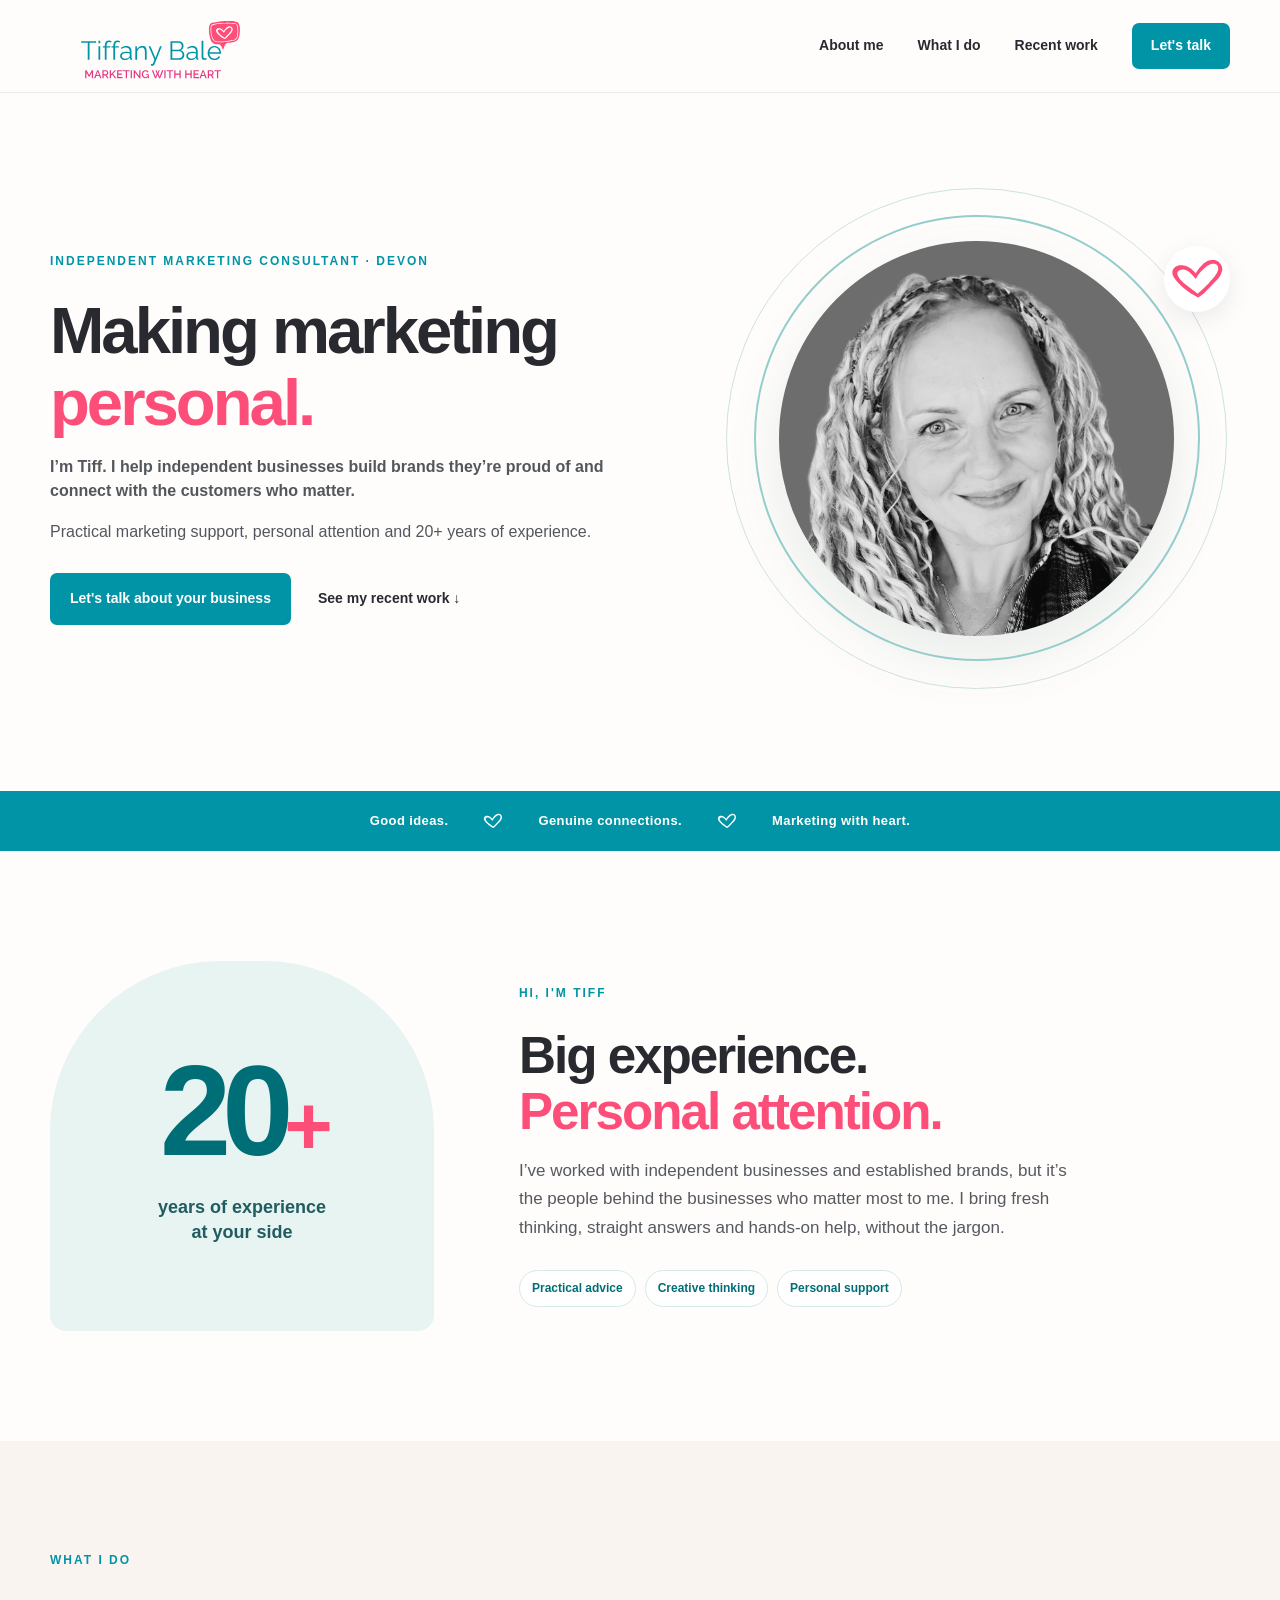
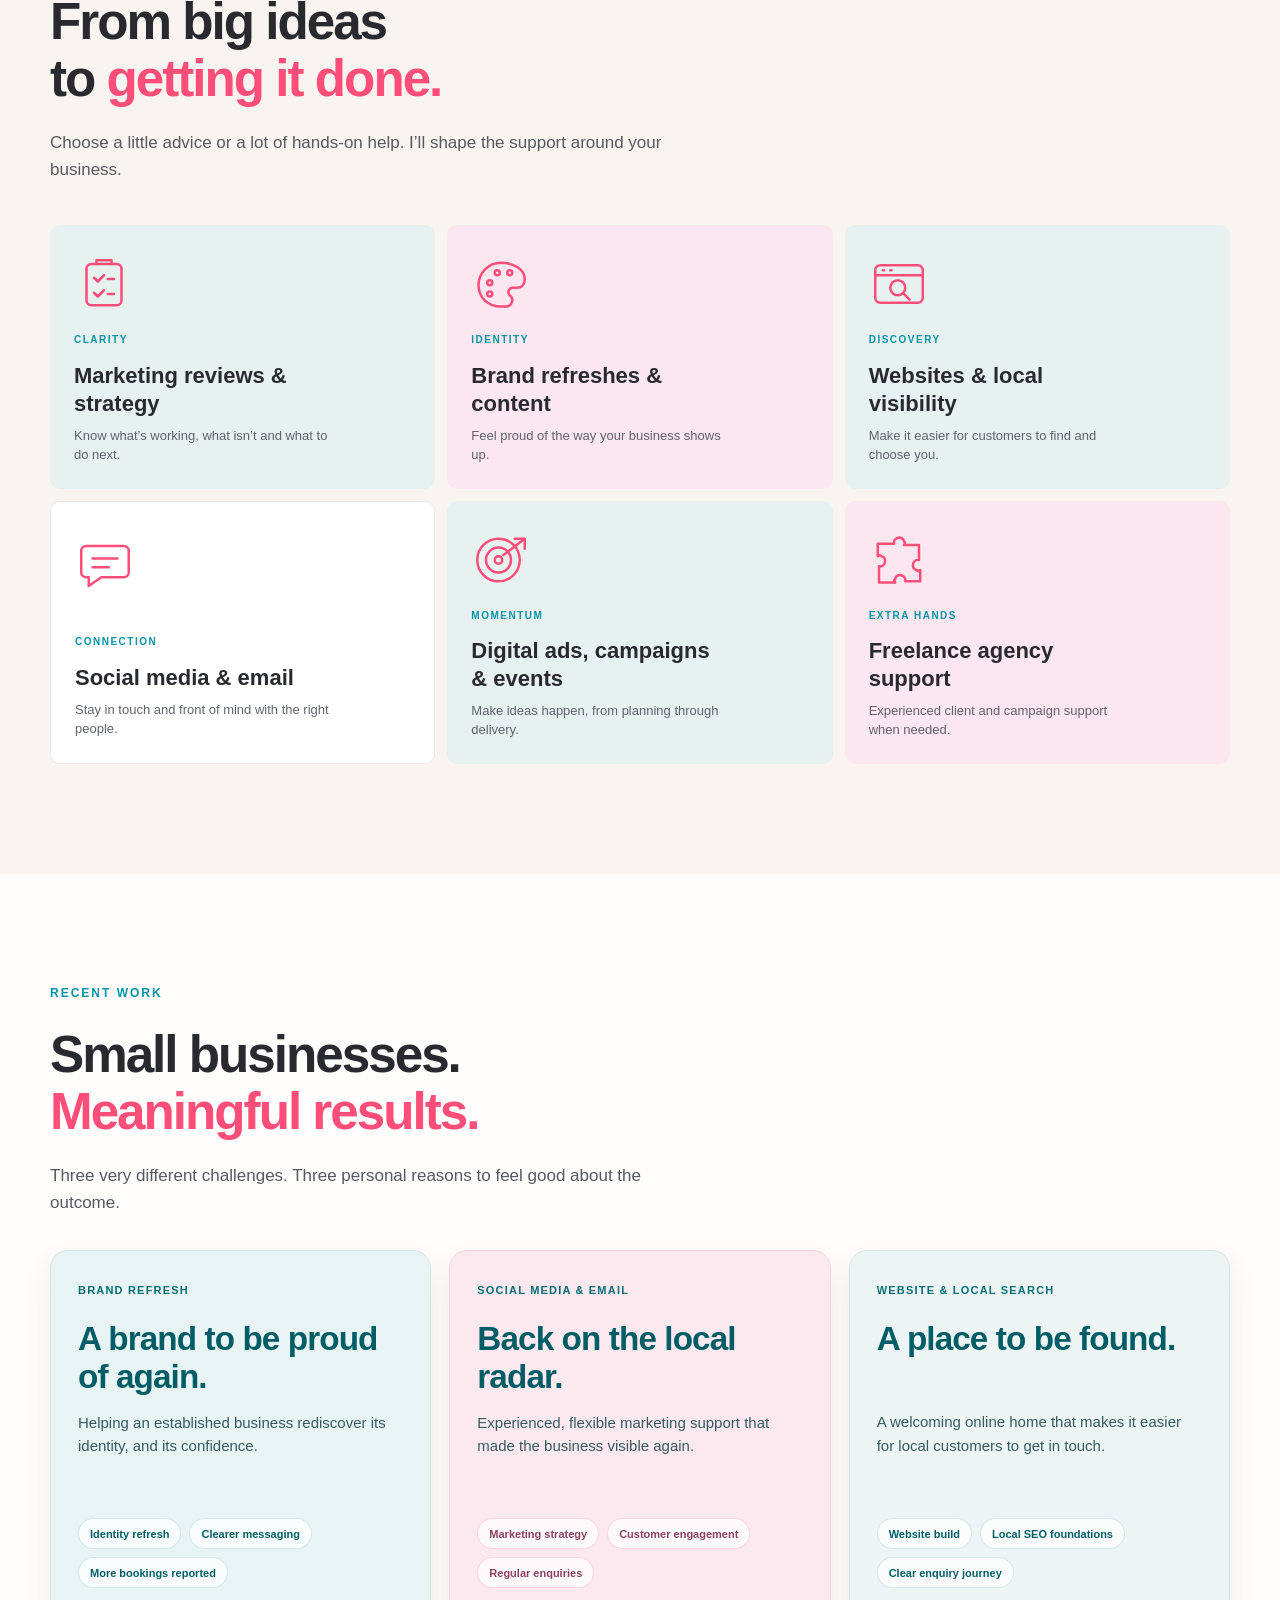
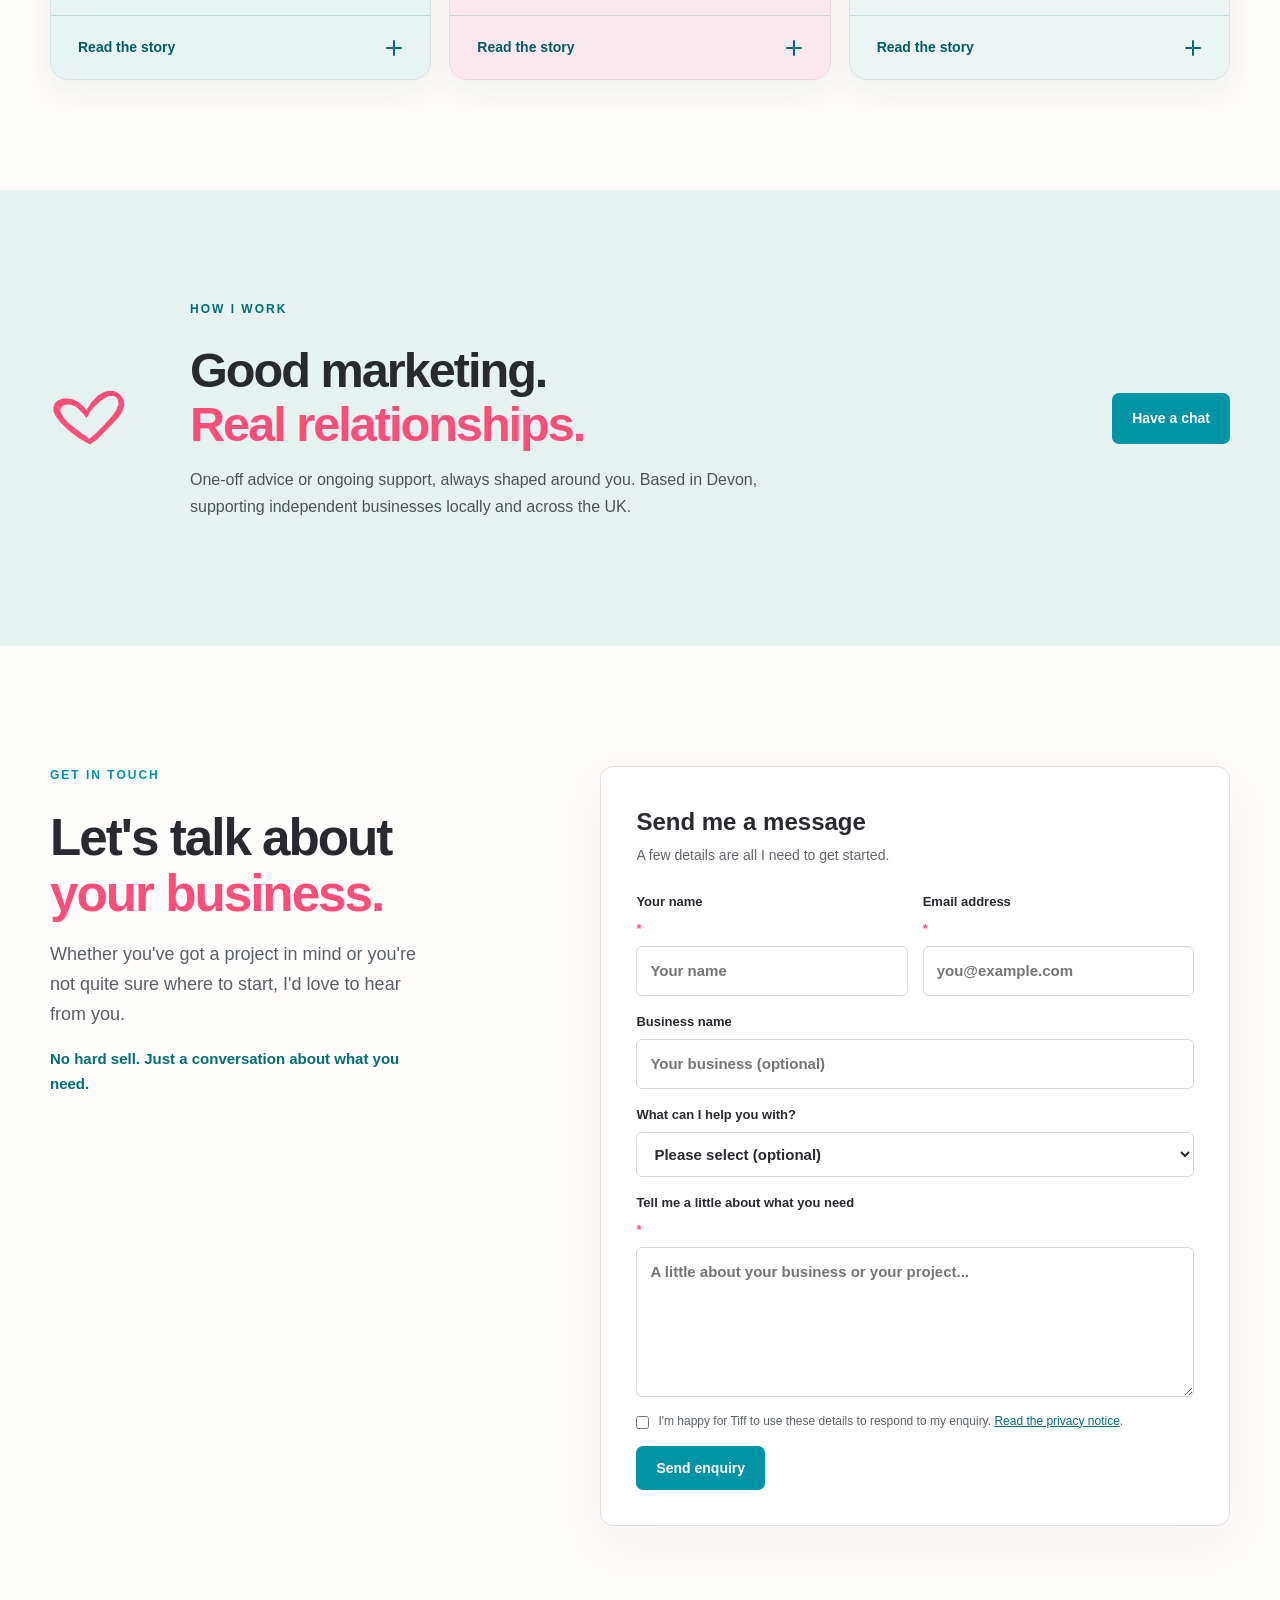
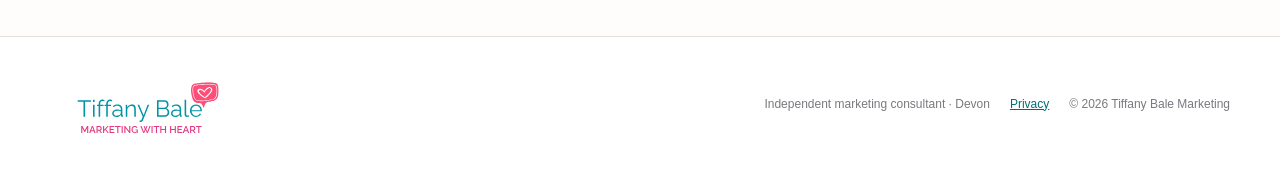
<file: index.html>
<!doctype html>
<html lang="en-GB">
<head>
<meta charset="utf-8"><meta name="viewport" content="width=device-width, initial-scale=1">
<meta name="theme-color" content="#fcfaf8">
<meta name="description" content="Friendly, experienced freelance marketing support for small and independent businesses in Devon and beyond. Branding, websites, social media and digital marketing from Tiffany Bale.">
<title>Tiffany Bale | Freelance Marketing Consultant in Devon</title>
<link rel="canonical" href="https://tiffanybalemarketing.co.uk/">
<meta property="og:type" content="website">
<meta property="og:site_name" content="Tiffany Bale Marketing">
<meta property="og:title" content="Tiffany Bale | Marketing with Heart">
<meta property="og:description" content="Friendly, experienced freelance marketing support for independent businesses in Devon and beyond.">
<meta property="og:url" content="https://tiffanybalemarketing.co.uk/">
<meta property="og:image" content="https://tiffanybalemarketing.co.uk/assets/social-preview.jpg">
<meta property="og:image:width" content="1200">
<meta property="og:image:height" content="630">
<meta property="og:image:alt" content="Tiffany Bale Marketing with Heart logo">
<meta name="twitter:card" content="summary_large_image">
<meta name="twitter:title" content="Tiffany Bale | Marketing with Heart">
<meta name="twitter:description" content="Friendly, experienced freelance marketing support for independent businesses in Devon and beyond.">
<meta name="twitter:image" content="https://tiffanybalemarketing.co.uk/assets/social-preview.jpg">

<link rel="icon" type="image/svg+xml" href="assets/favicon.svg">
<link rel="stylesheet" href="styles.css"><script defer src="script.js"></script>
</head>
<body>
<a class="skip" href="#main">Skip to content</a>
<header class="header"><div class="wrap header-inner">
<a href="#top" class="brand" aria-label="Tiffany Bale Marketing home"><img src="assets/tiffany-bale-logo.svg" alt="Tiffany Bale, Marketing with Heart" /></a>
<button class="menu-btn" aria-label="Toggle menu" aria-expanded="false" aria-controls="nav">Menu <span class="menu-icon" aria-hidden="true"><span></span><span></span><span></span></span></button>
<nav id="nav" aria-label="Main navigation"><a href="#about">About me</a><a href="#services">What I do</a><a href="#projects">Recent work</a><a class="nav-cta" href="#contact">Let's talk</a></nav>
</div></header>
<main id="main">
<section class="hero wrap" id="top"><div class="hero-content"><p class="eyebrow">INDEPENDENT MARKETING CONSULTANT · DEVON</p><h1>Making marketing <em>personal.</em></h1><p class="lead">I’m Tiff. I help independent businesses build brands they’re proud of and connect with the customers who matter.</p><p class="hero-small">Practical marketing support, personal attention and 20+ years of experience.</p><div class="hero-actions"><a href="#contact" class="button">Let's talk about your business</a><a href="#projects" class="inline-link">See my recent work <span aria-hidden="true">↓</span></a></div><div class="experience"><strong>20<span>+</span></strong><span>years of practical marketing experience</span></div></div>
<div class="portrait-design"><div class="portrait-ring ring-outer"></div><div class="portrait-ring ring-inner"></div><div class="portrait-circle"><img src="assets/hero-photo.svg" alt="Portrait of Tiff Bale" /></div><div class="heart-accent"><img src="assets/heart-only.svg" alt="" /></div></div></section>
<div class="ribbon"><div class="wrap ribbon-inner"><span>Good ideas.</span><img src="assets/heart-only.svg" alt=""><span>Genuine connections.</span><img src="assets/heart-only.svg" alt=""><span>Marketing with heart.</span></div></div>
<section class="about-compact wrap" id="about"><div class="about-stat"><strong>20<span>+</span></strong><span>years of experience<br>at your side</span></div><div class="about-intro"><p class="kicker">HI, I'M TIFF</p><h2>Big experience.<br><em>Personal attention.</em></h2><p>I’ve worked with independent businesses and established brands, but it’s the people behind the businesses who matter most to me. I bring fresh thinking, straight answers and hands-on help, without the jargon.</p><div class="values"><span>Practical advice</span><span>Creative thinking</span><span>Personal support</span></div></div></section>
<section class="section services" id="services"><div class="wrap"><div class="section-head"><div><p class="kicker">WHAT I DO</p><h2>From big ideas<br>to <em>getting it done.</em></h2></div><p>Choose a little advice or a lot of hands-on help. I’ll shape the support around your business.</p></div>
<div class="cards graphic-services">
<article class="service-card"><svg class="service-icon" viewBox="0 0 48 48" fill="none" stroke="currentColor" stroke-width="2.1" stroke-linecap="round" stroke-linejoin="round" aria-hidden="true"><rect x="10" y="8" width="28" height="33" rx="4"/><path d="M18 8v-3h12v3"/><path d="M16 19l3 3 5-5M27 20h5M16 31l3 3 5-5M27 32h5"/></svg><span class="card-meta">CLARITY</span><h3>Marketing reviews & strategy</h3><p>Know what’s working, what isn’t and what to do next.</p></article>
<article class="service-card"><svg class="service-icon" viewBox="0 0 48 48" fill="none" stroke="currentColor" stroke-width="2.1" stroke-linecap="round" stroke-linejoin="round" aria-hidden="true"><path d="M24 7c-10 0-18 8-18 18s8 17 18 17h4a5 5 0 0 0 3-9 3.5 3.5 0 0 1 2-6h4c4 0 6-3 6-7C43 13 35 7 24 7Z"/><circle cx="15" cy="23" r="2"/><circle cx="21" cy="15" r="2"/><circle cx="31" cy="15" r="2"/><circle cx="15" cy="32" r="2"/></svg><span class="card-meta">IDENTITY</span><h3>Brand refreshes & content</h3><p>Feel proud of the way your business shows up.</p></article>
<article class="service-card"><svg class="service-icon" viewBox="0 0 48 48" fill="none" stroke="currentColor" stroke-width="2.1" stroke-linecap="round" stroke-linejoin="round" aria-hidden="true"><rect x="5" y="9" width="38" height="30" rx="4"/><path d="M5 17h38M11 13h1M17 13h1"/><circle cx="23" cy="27" r="6"/><path d="m27.5 31.5 5 5"/></svg><span class="card-meta">DISCOVERY</span><h3>Websites & local visibility</h3><p>Make it easier for customers to find and choose you.</p></article>
<article class="service-card"><svg class="service-icon" viewBox="0 0 48 48" fill="none" stroke="currentColor" stroke-width="2.1" stroke-linecap="round" stroke-linejoin="round" aria-hidden="true"><path d="M9 12h30a4 4 0 0 1 4 4v17a4 4 0 0 1-4 4H21l-10 7v-7H9a4 4 0 0 1-4-4V16a4 4 0 0 1 4-4Z"/><path d="M14 22h20M14 29h13"/></svg><span class="card-meta">CONNECTION</span><h3>Social media & email</h3><p>Stay in touch and front of mind with the right people.</p></article>
<article class="service-card"><svg class="service-icon" viewBox="0 0 48 48" fill="none" stroke="currentColor" stroke-width="2.1" stroke-linecap="round" stroke-linejoin="round" aria-hidden="true"><circle cx="22" cy="24" r="17"/><circle cx="22" cy="24" r="10"/><circle cx="22" cy="24" r="3"/><path d="M26 20 43 7m-8 0h8v8"/></svg><span class="card-meta">MOMENTUM</span><h3>Digital ads, campaigns & events</h3><p>Make ideas happen, from planning through delivery.</p></article>
<article class="service-card"><svg class="service-icon" viewBox="0 0 48 48" fill="none" stroke="currentColor" stroke-width="2.1" stroke-linecap="round" stroke-linejoin="round" aria-hidden="true"><path d="M8 11h12c-1-5 7-7 8-2 1 1 1 2 0 3h12v12c-5-1-7 7-2 8 1 1 2 1 3 0v9H29c1-5-7-7-8-2-1 1-1 2 0 3H8V29c5 1 7-7 2-8-1-1-2-1-3 0V11z"/></svg><span class="card-meta">EXTRA HANDS</span><h3>Freelance agency support</h3><p>Experienced client and campaign support when needed.</p></article>
</div></div></section>
<section class="section wrap projects" id="projects"><div class="section-head"><div><p class="kicker">RECENT WORK</p><h2>Small businesses.<br><em>Meaningful results.</em></h2></div><p>Three very different challenges. Three personal reasons to feel good about the outcome.</p></div>
<div class="project-grid visual-projects">
<article class="project-card case-card project-one">
<div class="case-topline"><span class="case-category">BRAND REFRESH</span></div>
<div class="case-card-main"><h3>A brand to be proud of again.</h3><p class="case-summary">Helping an established business rediscover its identity, and its confidence.</p>
<div class="case-tags" aria-label="Project highlights"><span>Identity refresh</span><span>Clearer messaging</span><span>More bookings reported</span></div></div>
<details><summary>Read the story <span class="details-plus" aria-hidden="true"></span></summary>
 <div class="case-detail"><h4>The challenge</h4><p>A business owner had grown uncomfortable with the name and identity he had chosen when starting his business back in 2002. Although the business had evolved over the years, the branding had not kept pace.</p><h4>My approach</h4><p>Rather than starting again and losing the history behind the business, I refreshed its identity and presentation to better reflect the business it had become.</p><h4>The outcome</h4><p>The owner felt proud of his brand again, with renewed confidence in how he presented it. He reported an immediate increase in bookings once the new branding was applied to his website.</p><div class="case-expertise"><span>EXPERTISE</span><p>Brand identity · Marketing advice · Creative direction</p></div></div></details>
</article>
<article class="project-card case-card project-two">
<div class="case-topline"><span class="case-category">SOCIAL MEDIA & EMAIL</span></div>
<div class="case-card-main"><h3>Back on the local radar.</h3><p class="case-summary">Experienced, flexible marketing support that made the business visible again.</p>
<div class="case-tags" aria-label="Project highlights"><span>Marketing strategy</span><span>Customer engagement</span><span>Regular enquiries</span></div></div>
<details><summary>Read the story <span class="details-plus" aria-hidden="true"></span></summary>
 <div class="case-detail"><h4>The challenge</h4><p>An established local business recognised that its marketing needed more attention and was considering employing a junior marketing team member. What it needed was experienced support to identify opportunities, build a clear approach and deliver the work, without the commitment and overheads of recruitment.</p><h4>My approach</h4><p>I provided flexible, hands-on marketing support, combining planning with day-to-day delivery. I developed a more consistent approach to social media and customer communications, with regular content, useful advice and opportunities for community engagement. The focus was on visibility, relationships and enquiries rather than simply posting more.</p><h4>The outcome</h4><p>The business gained access to experienced marketing support at a lower cost than recruiting an employee, alongside a more consistent presence, stronger community engagement and regular new business enquiries.</p><div class="case-expertise"><span>EXPERTISE</span><p>Marketing consultancy · Content strategy · Social media · Customer engagement</p></div></div></details>
</article>
<article class="project-card case-card project-three">
<div class="case-topline"><span class="case-category">WEBSITE & LOCAL SEARCH</span></div>
<div class="case-card-main"><h3>A place to be found.</h3><p class="case-summary">A welcoming online home that makes it easier for local customers to get in touch.</p>
<div class="case-tags" aria-label="Project highlights"><span>Website build</span><span>Local SEO foundations</span><span>Clear enquiry journey</span></div></div>
<details><summary>Read the story <span class="details-plus" aria-hidden="true"></span></summary>
 <div class="case-detail"><h4>The challenge</h4><p>An independent professional needed a straightforward, credible online presence where potential customers could understand the services available, find relevant information and make contact.</p><h4>My approach</h4><p>I created a simple, mobile-friendly website focused on what customers actually need, including clear service descriptions, local area information, straightforward enquiry options and foundational local search optimisation.</p><h4>The outcome</h4><p>The business now has a dedicated online home providing a clearer route from discovering the service to making an enquiry. Search visibility and longer-term performance are still to be measured.</p><div class="case-expertise"><span>EXPERTISE</span><p>Website development · Website copy · Local SEO · Customer experience</p></div></div></details>
</article>
</div></section>
<section class="section approach"><div class="wrap approach-inner"><img src="assets/heart-only.svg" alt=""><div><p class="kicker">HOW I WORK</p><h2>Good marketing.<br><em>Real relationships.</em></h2><p>One-off advice or ongoing support, always shaped around you. Based in Devon, supporting independent businesses locally and across the UK.</p></div><a href="#contact" class="button button-outline">Have a chat</a></div></section>
<section class="section contact wrap" id="contact"><div class="contact-intro"><p class="kicker">GET IN TOUCH</p><h2>Let's talk about<br><em>your business.</em></h2><p>Whether you've got a project in mind or you're not quite sure where to start, I'd love to hear from you.</p><p class="contact-small">No hard sell. Just a conversation about what you need.</p></div>
<div class="form-card"><h3>Send me a message</h3><p class="form-subtitle">A few details are all I need to get started.</p>
<form id="enquiry-form" action="https://formspree.io/f/mzeeyjzg" method="POST" novalidate><div class="form-row"><label>Your name <span>*</span><input name="name" autocomplete="name" required placeholder="Your name"></label><label>Email address <span>*</span><input name="email" type="email" autocomplete="email" required placeholder="you@example.com"></label></div><label>Business name <input name="business" placeholder="Your business (optional)"></label><label>What can I help you with?<select name="service"><option value="">Please select (optional)</option><option>Marketing advice & strategy</option><option>Branding & design</option><option>Website & local search</option><option>Social media & email marketing</option><option>Digital advertising & events</option><option>Freelance agency support</option><option>Something else</option></select></label><label>Tell me a little about what you need <span>*</span><textarea name="message" required rows="5" placeholder="A little about your business or your project..."></textarea></label><label class="consent"><input name="privacy_acknowledgement" type="checkbox" required><span>I'm happy for Tiff to use these details to respond to my enquiry. <a href="privacy.html">Read the privacy notice</a>.</span></label><div class="form-footer"><button type="submit" class="button" id="submit-button">Send enquiry</button><span class="form-status" id="form-status" role="status"></span></div></form></div></section>
</main><footer class="footer"><div class="wrap footer-inner"><a href="#top"><img src="assets/tiffany-bale-logo.svg" alt="Tiffany Bale Marketing with Heart"></a><div><span>Independent marketing consultant · Devon</span><a href="privacy.html">Privacy</a><span>© <span id="year">2026</span> Tiffany Bale Marketing</span></div></div></footer>
</body></html>
</file>
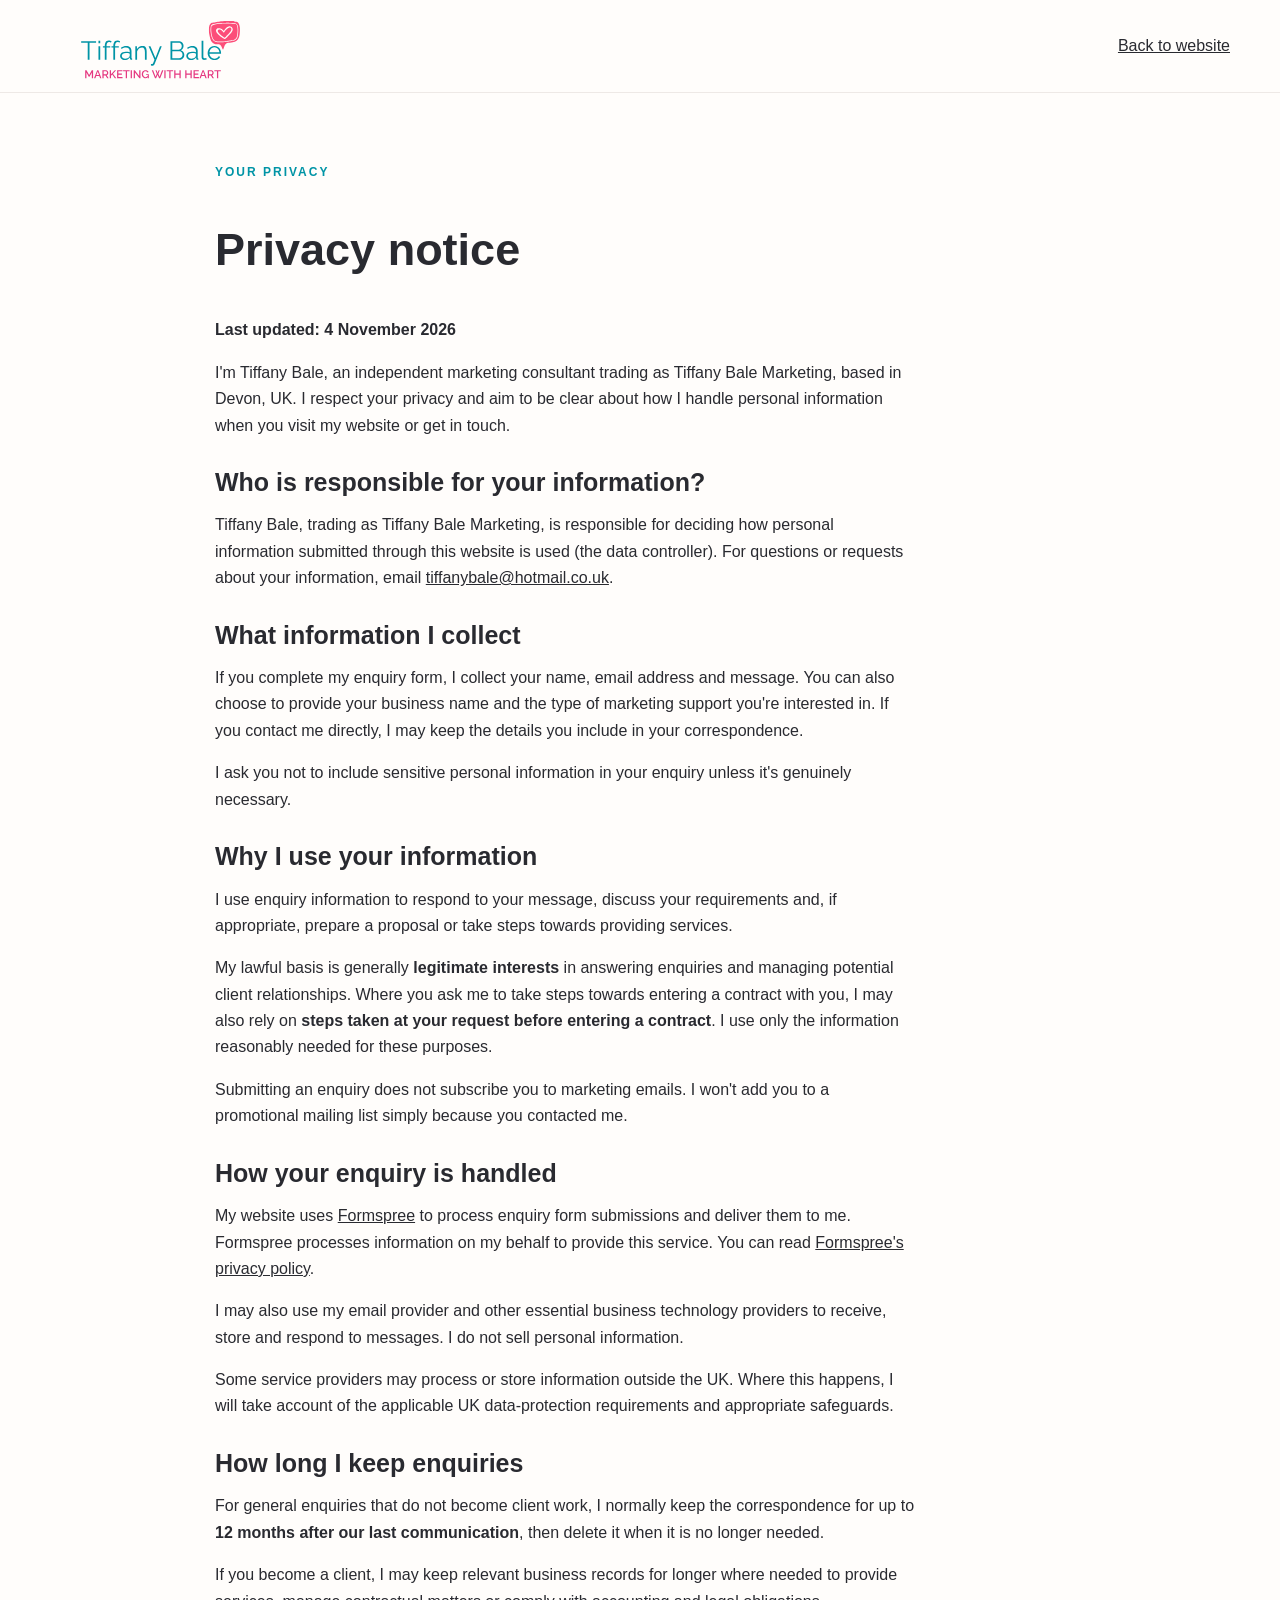
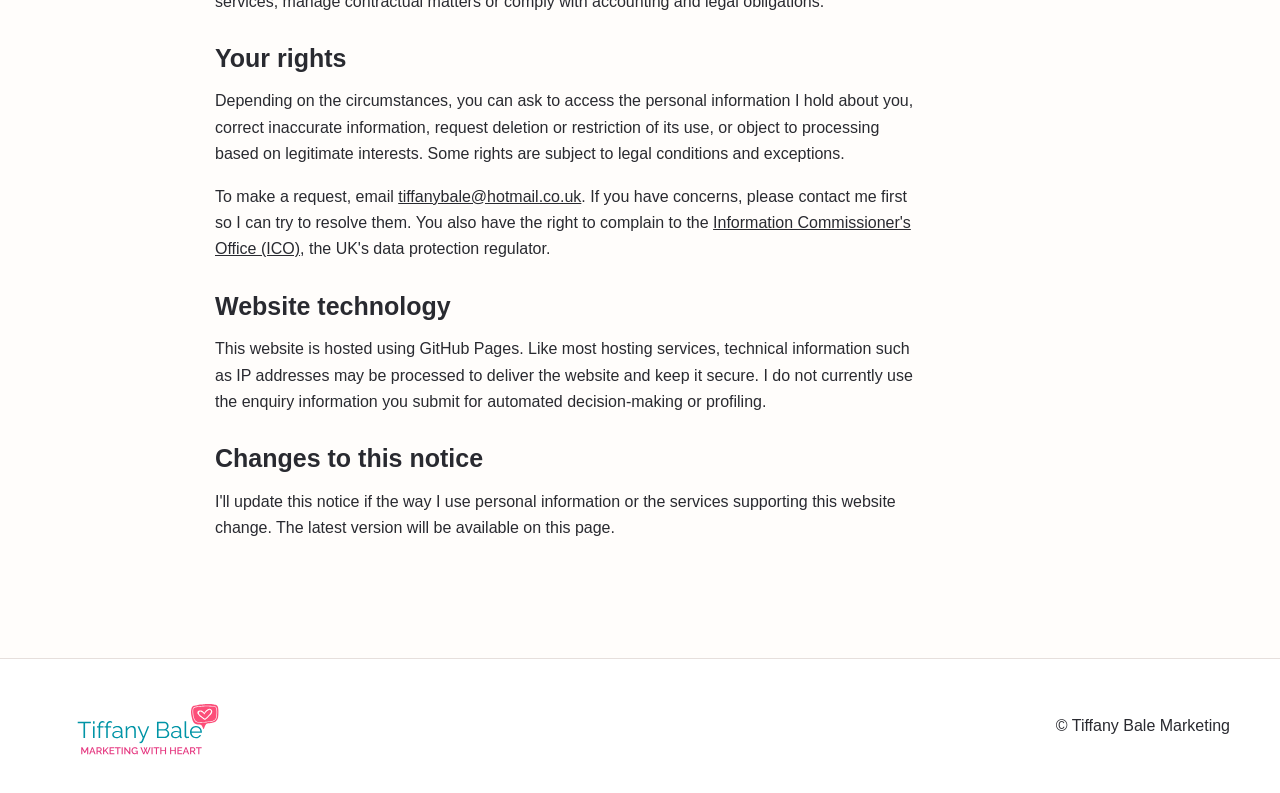
<file: privacy.html>
<!doctype html>
<html lang="en-GB">
<head>
  <meta charset="utf-8">
  <meta name="viewport" content="width=device-width, initial-scale=1">
  <meta name="description" content="How Tiffany Bale Marketing uses and protects personal information received through the website and enquiry form.">
  <title>Privacy Notice | Tiffany Bale Marketing</title>
  <link rel="icon" href="assets/favicon.svg" type="image/svg+xml">
  <link rel="stylesheet" href="styles.css">
</head>
<body>
  <header class="header">
    <div class="wrap header-inner">
      <a class="brand" href="index.html" aria-label="Tiffany Bale Marketing homepage"><img src="assets/tiffany-bale-logo.svg" alt="Tiffany Bale Marketing with Heart"></a>
      <a href="index.html">Back to website</a>
    </div>
  </header>
  <main class="wrap privacy-page">
    <p class="kicker">YOUR PRIVACY</p>
    <h1>Privacy notice</h1>
    <p><strong>Last updated: 4 November 2026</strong></p>
    <p>I'm Tiffany Bale, an independent marketing consultant trading as Tiffany Bale Marketing, based in Devon, UK. I respect your privacy and aim to be clear about how I handle personal information when you visit my website or get in touch.</p>

    <h2>Who is responsible for your information?</h2>
    <p>Tiffany Bale, trading as Tiffany Bale Marketing, is responsible for deciding how personal information submitted through this website is used (the data controller). For questions or requests about your information, email <a href="mailto:tiffanybale@hotmail.co.uk">tiffanybale@hotmail.co.uk</a>.</p>

    <h2>What information I collect</h2>
    <p>If you complete my enquiry form, I collect your name, email address and message. You can also choose to provide your business name and the type of marketing support you're interested in. If you contact me directly, I may keep the details you include in your correspondence.</p>
    <p>I ask you not to include sensitive personal information in your enquiry unless it's genuinely necessary.</p>

    <h2>Why I use your information</h2>
    <p>I use enquiry information to respond to your message, discuss your requirements and, if appropriate, prepare a proposal or take steps towards providing services.</p>
    <p>My lawful basis is generally <strong>legitimate interests</strong> in answering enquiries and managing potential client relationships. Where you ask me to take steps towards entering a contract with you, I may also rely on <strong>steps taken at your request before entering a contract</strong>. I use only the information reasonably needed for these purposes.</p>
    <p>Submitting an enquiry does not subscribe you to marketing emails. I won't add you to a promotional mailing list simply because you contacted me.</p>

    <h2>How your enquiry is handled</h2>
    <p>My website uses <a href="https://formspree.io/" target="_blank" rel="noopener noreferrer">Formspree</a> to process enquiry form submissions and deliver them to me. Formspree processes information on my behalf to provide this service. You can read <a href="https://formspree.io/legal/privacy-policy/" target="_blank" rel="noopener noreferrer">Formspree's privacy policy</a>.</p>
    <p>I may also use my email provider and other essential business technology providers to receive, store and respond to messages. I do not sell personal information.</p>
    <p>Some service providers may process or store information outside the UK. Where this happens, I will take account of the applicable UK data-protection requirements and appropriate safeguards.</p>

    <h2>How long I keep enquiries</h2>
    <p>For general enquiries that do not become client work, I normally keep the correspondence for up to <strong>12 months after our last communication</strong>, then delete it when it is no longer needed.</p>
    <p>If you become a client, I may keep relevant business records for longer where needed to provide services, manage contractual matters or comply with accounting and legal obligations.</p>

    <h2>Your rights</h2>
    <p>Depending on the circumstances, you can ask to access the personal information I hold about you, correct inaccurate information, request deletion or restriction of its use, or object to processing based on legitimate interests. Some rights are subject to legal conditions and exceptions.</p>
    <p>To make a request, email <a href="mailto:tiffanybale@hotmail.co.uk">tiffanybale@hotmail.co.uk</a>. If you have concerns, please contact me first so I can try to resolve them. You also have the right to complain to the <a href="https://ico.org.uk/make-a-complaint/" target="_blank" rel="noopener noreferrer">Information Commissioner's Office (ICO)</a>, the UK's data protection regulator.</p>

    <h2>Website technology</h2>
    <p>This website is hosted using GitHub Pages. Like most hosting services, technical information such as IP addresses may be processed to deliver the website and keep it secure. I do not currently use the enquiry information you submit for automated decision-making or profiling.</p>

    <h2>Changes to this notice</h2>
    <p>I'll update this notice if the way I use personal information or the services supporting this website change. The latest version will be available on this page.</p>
  </main>
  <footer class="footer">
    <div class="wrap footer-inner">
      <a href="index.html"><img src="assets/tiffany-bale-logo.svg" alt="Tiffany Bale Marketing with Heart"></a>
      <span>© Tiffany Bale Marketing</span>
    </div>
  </footer>
</body>
</html>
</file>
<file: styles.css>
:root{--teal:#0094a6;--teal-deep:#006e76;--pink:#fc4e79;--ink:#292a30;--muted:#62666d;--paper:#fcfaf8;--sand:#f6f1ee;--line:#e6dfdc;--white:#fff}*{box-sizing:border-box}html{scroll-behavior:smooth}body{margin:0;background:var(--paper);color:var(--ink);font-family:Arial,'Helvetica Neue',sans-serif;line-height:1.65}a{color:inherit}img{max-width:100%}.wrap{width:min(1180px,calc(100% - 72px));margin:0 auto}.skip{position:absolute;left:-9999px}.skip:focus{left:1rem;top:1rem;z-index:9;background:white;padding:1rem}.header{background:rgba(252,250,248,.96);position:sticky;top:0;z-index:10;border-bottom:1px solid #eee9e6;backdrop-filter:blur(8px)}.header-inner{display:flex;align-items:center;justify-content:space-between;min-height:110px}.brand img{display:block;width:230px;height:auto}.header nav{display:flex;align-items:center;gap:34px}.header nav a{text-decoration:none;font-size:14px;font-weight:650}.header nav a:hover,.inline-link:hover{color:var(--teal)}.nav-cta{background:var(--teal);padding:11px 19px;border-radius:7px;color:white!important}.nav-cta:hover{background:var(--teal-deep)}.menu-btn{display:none}.hero{min-height:625px;display:grid;grid-template-columns:1.12fr .88fr;align-items:center;gap:55px;padding-top:70px;padding-bottom:80px}.eyebrow,.kicker{font-size:12px;font-weight:800;letter-spacing:2px;color:var(--teal);margin:0 0 24px}.hero h1,h2{font-size:clamp(43px,4.6vw,68px);line-height:1.10;letter-spacing:-2px;margin:0;font-weight:750}h1 em,h2 em{font-style:normal;color:var(--pink)}.hero h1{max-width:740px}.hero-content>p:not(.eyebrow){max-width:655px;color:#53575d;font-size:16px;margin:16px 0}.hero-content .lead{font-weight:600;color:#44474b;font-size:18px;margin-top:28px}.hero-actions{display:flex;align-items:center;gap:27px;margin-top:30px;flex-wrap:wrap}.button{display:inline-flex;align-items:center;gap:24px;border:0;border-radius:7px;background:var(--teal);color:white;text-decoration:none;padding:14px 20px;font-weight:750;font-size:14px;cursor:pointer}.button:hover{background:var(--teal-deep)}.inline-link{font-weight:750;text-decoration:none;font-size:14px}.experience{display:flex;align-items:center;gap:15px;border-top:1px solid var(--line);margin-top:40px;padding-top:20px}.experience strong{color:var(--teal);font-size:40px;line-height:1}.experience strong span{color:var(--pink)}.experience>span{font-size:13px;color:var(--muted);max-width:155px;line-height:1.35}.portrait-design{position:relative;width:100%;aspect-ratio:1;max-width:510px;margin:auto;display:grid;place-items:center}.portrait-ring{position:absolute;border-radius:50%;border:1px solid #cde2e2}.ring-outer{width:99%;height:99%}.ring-inner{width:88%;height:88%;border:2px solid #94cdcc}.portrait-circle{width:78%;height:78%;border-radius:50%;overflow:hidden;background:#eee7e4;box-shadow:0 22px 55px #2d6a6a1d}.portrait-circle img{width:100%;height:100%;object-fit:contain;object-position:center center;display:block;filter:grayscale(100%);}.heart-accent{position:absolute;right:0;top:12%;width:66px;height:66px;border-radius:50%;background:white;box-shadow:0 8px 26px #00000014;display:grid;place-items:center}.heart-accent img{width:55px;height:55px;object-fit:contain}.ribbon{background:#e8f4f1;padding:19px 0}.ribbon-inner{display:flex;align-items:center;justify-content:center;gap:35px;font-weight:750;color:var(--teal-deep);font-size:14px}.ribbon-inner img{width:25px;height:25px;object-fit:contain}.section{padding-top:110px;padding-bottom:110px;scroll-margin-top:100px}.about{display:grid;grid-template-columns: .9fr 1.1fr;gap:75px}.about h2,.section-head h2,.approach h2,.contact h2{font-size:clamp(40px,4vw,58px)}.about-copy p{margin:0 0 17px;color:#555960;font-size:17px}.about-copy .about-emphasis{color:var(--teal-deep);font-weight:750}.services{background:#f4f0ed}.section-head{display:grid;grid-template-columns:1.05fr .75fr;gap:80px;align-items:end;margin-bottom:40px}.section-head>p{font-size:17px;color:#555960;margin:0 0 7px;max-width:420px}.cards{display:grid;grid-template-columns:repeat(3,1fr);gap:16px}.service-card{background:white;border:1px solid #ebe4e0;border-radius:12px;padding:31px;min-height:239px;transition:transform .2s,border-color .2s}.service-card:hover{transform:translateY(-3px);border-color:#b3d8d6}.card-meta,.project-top{color:var(--teal);font-size:11px;letter-spacing:1.6px;font-weight:800}.service-card h3{font-size:21px;line-height:1.27;margin:23px 0 12px}.service-card p{margin:0;color:#60646a;font-size:15px}.projects .section-head{margin-bottom:45px}.project-grid{display:grid;grid-template-columns:repeat(3,1fr);gap:18px}.project-card{background:white;border:1px solid var(--line);border-radius:12px;padding:29px;display:flex;flex-direction:column;min-height:465px}.project-top{display:flex;justify-content:space-between;align-items:center}.project-mark{font-size:23px;color:var(--pink);font-weight:400}.project-card h3{font-size:24px;line-height:1.27;margin:25px 0 17px}.project-card>p{color:#555960;font-size:15px;margin:0 0 25px}.project-result{margin-top:auto;border-top:1px solid var(--line);padding-top:19px}.project-result span{font-size:10px;letter-spacing:1.4px;font-weight:800;color:var(--pink)}.project-result p{font-size:15px;color:var(--teal-deep);font-weight:700;margin:8px 0 0}.approach{background:#e8f4f1}.approach-inner{display:grid;grid-template-columns:100px 1fr auto;gap:40px;align-items:center}.approach-inner>img{width:85px;max-height:100px;object-fit:contain}.approach h2{font-size:clamp(34px,3.5vw,50px)}.approach p:last-child{font-size:16px;color:#4a5557;max-width:620px}.button-outline{white-space:nowrap}.contact{display:grid;grid-template-columns:.85fr 1.15fr;gap:85px}.contact-intro>p:not(.kicker){font-size:18px;color:#596068;max-width:380px}.contact-intro .contact-small{color:var(--teal-deep)!important;font-size:15px!important;font-weight:700}.form-card{background:white;padding:35px;border:1px solid var(--line);border-radius:13px;box-shadow:0 12px 30px #2d2a3010}.form-card h3{margin:0;font-size:24px}.form-subtitle{margin:2px 0 24px;color:var(--muted);font-size:14px}form{display:flex;flex-direction:column;gap:15px}form label{display:flex;flex-direction:column;gap:6px;font-size:13px;font-weight:750}form label>span{color:var(--pink)}form input:not([type=checkbox]),form textarea,form select{font:inherit;width:100%;border:1px solid #d6d9d9;border-radius:6px;padding:12px 13px;background:white;font-size:15px;color:var(--ink)}form input:focus,form textarea:focus,form select:focus{outline:2px solid #86cdcc;outline-offset:1px}.form-row{display:grid;grid-template-columns:1fr 1fr;gap:15px}.consent{display:flex;flex-direction:row;align-items:flex-start;gap:9px;font-weight:400;font-size:12px}.consent input{margin:4px 0 0}.consent span{color:#5d6266!important}.consent a{color:var(--teal-deep)}.form-footer{display:flex;gap:14px;align-items:center;flex-wrap:wrap}.form-status{font-size:12px;color:#8e5d30;max-width:235px;line-height:1.4}.footer{border-top:1px solid var(--line);background:#fff;padding:32px 0}.footer-inner{display:flex;align-items:center;justify-content:space-between;gap:20px}.footer-inner img{width:190px;display:block}.footer-inner>div{display:flex;gap:20px;align-items:center;flex-wrap:wrap;color:#777a7e;font-size:12px}.footer-inner a{color:var(--teal-deep)}.privacy-page{max-width:850px;padding-top:70px;padding-bottom:100px}.privacy-page h1{font-size:45px}.privacy-page p{max-width:700px}.privacy-page .notice{background:#fff1e8;border-radius:8px;padding:15px 20px}.privacy-page h2{font-size:25px;letter-spacing:0;margin-top:30px}@media(max-width:980px){.wrap{width:min(100% - 44px,1180px)}.hero{grid-template-columns:1fr 0.8fr;gap:20px}.hero h1{font-size:47px}.cards{grid-template-columns:repeat(2,1fr)}.project-grid{grid-template-columns:1fr 1fr}.approach-inner{grid-template-columns:80px 1fr}.approach-inner .button{grid-column:2;justify-self:start}.contact{gap:35px}.header nav{gap:20px}}@media(max-width:700px){.header-inner{min-height:78px}.brand img{width:170px}.menu-btn{display:flex;align-items:center;gap:8px;background:transparent;border:1px solid var(--line);padding:7px 10px;border-radius:6px}.header nav{display:none;position:absolute;top:78px;left:0;right:0;padding:20px 25px;background:var(--paper);box-shadow:0 10px 20px #0001;flex-direction:column;align-items:stretch}.header nav.open{display:flex}.hero{grid-template-columns:1fr;padding-top:48px;padding-bottom:65px}.hero h1{font-size:clamp(39px,10vw,54px)}.hero-content .lead{font-size:16px}.portrait-design{width:80%;max-width:390px;margin-top:20px}.ribbon-inner{gap:13px;justify-content:space-between;font-size:10px}.ribbon-inner img{width:17px;height:17px}.ribbon-inner span:nth-last-child(1){display:none}.ribbon-inner img:nth-last-child(2){display:none}.section{padding-top:72px;padding-bottom:72px}.about,.section-head,.contact{grid-template-columns:1fr;gap:22px}.about h2,.section-head h2,.contact h2{font-size:43px}.cards,.project-grid{grid-template-columns:1fr}.project-card{min-height:0}.approach-inner{grid-template-columns:1fr;gap:15px}.approach-inner>img{width:58px}.approach-inner .button{grid-column:1}.form-card{padding:23px}.form-row{grid-template-columns:1fr}.footer-inner{flex-direction:column;align-items:flex-start}.footer-inner>div{flex-direction:column;align-items:flex-start;gap:4px}}@media(prefers-reduced-motion:reduce){html{scroll-behavior:auto}.service-card{transition:none}}

/* Creative direction v3: concise, typography-led, editorial */
:root{--paper:#fffdfb;--sand:#f7f2ee}body{background:var(--paper)}.header-inner{min-height:92px}.brand img{width:214px}.hero{padding-top:92px;padding-bottom:100px;grid-template-columns:1.1fr .9fr}.hero h1{font-size:clamp(48px,5.1vw,77px);letter-spacing:-3px}.hero-content .lead{font-size:21px;max-width:510px;line-height:1.5;font-weight:600}.hero-content .hero-small{font-size:15px;color:#60646a;max-width:450px}.hero-actions{margin-top:28px}.hero .experience{display:none}.ribbon{background:var(--teal);color:white;overflow:hidden}.ribbon-inner{font-size:13px;color:white;letter-spacing:.03em}.ribbon-inner img{width:20px;height:20px;filter:brightness(0) invert(1)}.about-compact{display:grid;grid-template-columns:.54fr 1fr;gap:85px;align-items:center;padding-top:110px;padding-bottom:110px}.about-stat{background:#e8f4f1;border-radius:170px 170px 16px 16px;min-height:370px;display:flex;flex-direction:column;align-items:center;justify-content:center}.about-stat strong{color:var(--teal-deep);font-size:clamp(95px,10vw,150px);line-height:1;font-weight:800;letter-spacing:-9px}.about-stat strong span{color:var(--pink);font-size:.65em}.about-stat>span{color:#215c60;font-size:18px;text-align:center;font-weight:700;line-height:1.35;margin-top:20px}.about-intro h2{font-size:clamp(40px,4vw,60px)}.about-intro>p:not(.kicker){font-size:17px;max-width:570px;color:#555960}.values{display:flex;gap:9px;flex-wrap:wrap;margin-top:28px}.values span{font-size:12px;font-weight:750;background:white;border:1px solid #d7e9e7;border-radius:30px;padding:8px 12px;color:var(--teal-deep)}.services{background:#faf4f1}.graphic-services{gap:12px}.graphic-services .service-card{min-height:250px;padding:24px;border:0;border-radius:10px;position:relative;overflow:hidden;display:flex;flex-direction:column;align-items:flex-start}.graphic-services .service-card:nth-child(1),.graphic-services .service-card:nth-child(5){background:#e7f1f0}.graphic-services .service-card:nth-child(2),.graphic-services .service-card:nth-child(6){background:#fce6ef}.graphic-services .service-card:nth-child(3){background:var(--teal);color:white}.graphic-services .service-card:nth-child(4){background:#fff;border:1px solid #eee6e0}.graphic-services .service-card:nth-child(3) p,.graphic-services .service-card:nth-child(3) .card-meta{color:#e9ffff}.graphic-services .card-meta{font-size:10px;letter-spacing:1.5px;margin-top:auto}.graphic-services .tile-symbol{font-size:80px;line-height:.85;font-weight:300;margin:5px 0 18px;color:var(--pink);height:75px}.graphic-services .service-card:nth-child(3) .tile-symbol{color:#bcece8}.graphic-services .service-card h3{font-size:22px;margin:13px 0 9px;max-width:250px}.graphic-services .service-card p{font-size:13px;line-height:1.45;max-width:265px}.projects .section-head{margin-bottom:34px}.visual-projects{gap:14px;align-items:start}.visual-projects .project-card{padding:0;display:block;min-height:0;border:0;background:transparent;overflow:hidden;border-radius:10px}.project-face{height:410px;position:relative;padding:25px;display:flex;flex-direction:column;justify-content:flex-end;overflow:hidden}.project-one .project-face{background:var(--teal);color:white}.project-two .project-face{background:#f5e6e8;color:#075d63}.project-three .project-face{background:var(--pink);color:white}.project-category{position:absolute;top:26px;left:25px;font-size:11px;letter-spacing:1.6px;font-weight:800}.project-face h3{position:relative;z-index:2;font-size:clamp(27px,2.8vw,40px);line-height:1.08;letter-spacing:-1.5px;margin:0 0 16px}.project-sub{font-size:13px;line-height:1.5;max-width:260px;position:relative;z-index:2}.project-glyph{position:absolute;right:-5px;top:70px;font-family:Georgia,serif;font-size:300px;line-height:1;color:#ffffff30;transform:rotate(-14deg);pointer-events:none}.project-wave{font-family:Arial,sans-serif;letter-spacing:-45px;font-size:160px;right:70px;top:85px;color:#0094a633;transform:rotate(-20deg)}.project-window{font-family:Arial,sans-serif;top:64px;font-size:280px;color:#ffffff38}.visual-projects details{background:#fff;border:1px solid #e9e1dd;border-top:0;border-radius:0 0 10px 10px}.visual-projects summary{cursor:pointer;padding:16px 20px;list-style:none;display:flex;justify-content:space-between;align-items:center;font-size:13px;font-weight:800}.visual-projects summary::-webkit-details-marker{display:none}.visual-projects details[open] summary span{transform:rotate(45deg)}.project-story{padding:0 20px 20px}.project-story p{font-size:14px;color:#575d61;margin:0 0 12px}.project-story strong{font-size:12px;color:var(--teal-deep)}.approach{background:#e7f3f1}.approach-inner>img{width:78px}.approach .kicker{color:var(--teal-deep)}.approach h2{font-size:clamp(36px,3.8vw,54px)}.contact{padding-top:120px}.form-card{box-shadow:0 18px 55px #252a2f0b}
@media(max-width:980px){.about-compact{gap:35px}.project-face{height:340px}.project-face h3{font-size:28px}}
@media(max-width:700px){.hero{padding-top:45px;padding-bottom:70px}.hero h1{letter-spacing:-2px}.hero-content .lead{font-size:17px}.about-compact{grid-template-columns:1fr;gap:28px;padding-top:75px;padding-bottom:75px}.about-stat{min-height:190px;border-radius:14px;flex-direction:row;gap:25px}.about-stat strong{font-size:96px;letter-spacing:-5px}.about-stat>span{font-size:16px;text-align:left}.graphic-services{grid-template-columns:repeat(2,minmax(0,1fr));gap:9px}.graphic-services .service-card{padding:16px;min-height:220px}.graphic-services .tile-symbol{font-size:60px;height:60px}.graphic-services .service-card h3{font-size:18px}.graphic-services .service-card p{font-size:12px}.project-face{height:330px}.visual-projects{grid-template-columns:1fr}.ribbon-inner span{font-size:10px}.contact{padding-top:70px}}
@media(max-width:420px){.graphic-services{grid-template-columns:1fr}.graphic-services .service-card{min-height:180px}.graphic-services .tile-symbol{font-size:54px;height:55px}}

/* Responsive and alignment refinements, November 2026 */
.section-head {display:block;max-width:850px;margin-bottom:42px;}
.section-head>p {display:block;margin:22px 0 0;max-width:640px;font-size:17px;line-height:1.6;}
.section-head h2 {max-width:820px;}
.projects .section-head {margin-bottom:34px;}
.hero-content,.section-head>div,.about-intro,.contact-intro {min-width:0;}
.portrait-circle img {width:100%;height:100%;object-fit:contain;object-position:center center;display:block;filter:grayscale(100%);}
@media(max-width:980px) {
 .wrap {width:calc(100% - 48px);}
 .hero {grid-template-columns:minmax(0,1fr) minmax(0,.8fr);gap:22px;padding-top:64px;padding-bottom:65px;}
 .hero h1 {font-size:clamp(42px,5vw,62px);}
 .section-head {max-width:100%;}
 .section-head>p {margin-top:19px;}
 .project-face {height:350px;}
}
@media(max-width:700px) {
 html,body{max-width:100%;overflow-x:clip;}
 .wrap {width:calc(100% - 36px);}
 .header-inner {min-height:76px;gap:12px;}
 .brand img {width:min(180px,48vw);}
 .header nav {max-height:calc(100svh - 76px);overflow-y:auto;}
 .hero {display:flex;flex-direction:column;gap:20px;padding-top:35px;padding-bottom:52px;min-height:0;align-items:stretch;}
 .hero h1 {font-size:clamp(39px,10vw,58px);letter-spacing:-1.8px;overflow-wrap:normal;}
 .hero-content .lead {font-size:17px;line-height:1.5;margin-top:20px;}
 .hero-content .hero-small {font-size:14px;line-height:1.55;}
 .hero-actions {display:flex;align-items:flex-start;flex-direction:column;gap:16px;margin-top:22px;}
 .hero-actions .button {max-width:100%;}
 .portrait-design {width:min(94%,390px);margin:2px auto 0;aspect-ratio:1;flex-shrink:0;}
 .portrait-circle {width:78%;height:78%;}
 .heart-accent {width:52px;height:52px;right:1%;top:11%;}
 .heart-accent img {width:43px;height:43px;}
 .ribbon {padding:15px 0;}
 .ribbon-inner {flex-wrap:wrap;justify-content:center;column-gap:12px;row-gap:6px;}
 .ribbon-inner span {font-size:11px;}
 .ribbon-inner span:last-child {display:none;}
 .ribbon-inner img:nth-last-child(2){display:none;}
 .section {padding-top:65px;padding-bottom:65px;}
 .section-head {display:block;margin-bottom:28px;}
 .section-head h2,.about-intro h2,.contact h2 {font-size:clamp(35px,9vw,46px);letter-spacing:-1.4px;}
 .section-head>p {font-size:15px;line-height:1.6;margin:16px 0 0;max-width:100%;}
 .about-compact {display:grid;grid-template-columns:1fr;gap:26px;padding-top:65px;padding-bottom:65px;}
 .about-stat {min-height:155px;border-radius:14px;gap:16px;padding:20px;}
 .about-stat strong {font-size:clamp(72px,19vw,106px);letter-spacing:-5px;}
 .about-stat>span {font-size:15px;}
 .about-intro>p:not(.kicker){font-size:15px;line-height:1.7;}
 .graphic-services {display:grid;grid-template-columns:repeat(2,minmax(0,1fr));gap:10px;}
 .graphic-services .service-card {min-width:0;min-height:215px;padding:16px;}
 .graphic-services .tile-symbol{font-size:52px;height:56px;margin:8px 0 8px;}
 .graphic-services .service-card h3{font-size:17px;line-height:1.2;margin:12px 0 9px;overflow-wrap:break-word;}
 .graphic-services .service-card p{font-size:12px;line-height:1.5;}
 .visual-projects {display:grid;grid-template-columns:1fr;gap:20px;}
 .project-face {height:320px;padding:24px;}
 .project-face h3 {font-size:clamp(33px,9vw,44px);}
 .project-glyph {font-size:230px;}
 .project-wave {font-size:130px;}
 .approach-inner {display:grid;grid-template-columns:1fr;gap:15px;}
 .approach-inner .button {grid-column:1;justify-self:start;white-space:normal;}
 .contact {display:grid;grid-template-columns:1fr;gap:24px;padding-top:65px;}
 .form-card {padding:22px 18px;}
 .form-row {display:grid;grid-template-columns:1fr;gap:15px;}
 .footer-inner{display:flex;flex-direction:column;align-items:flex-start;gap:18px;}
 .footer-inner>div{display:flex;flex-direction:column;align-items:flex-start;gap:8px;}
}
@media(max-width:380px) {
 .wrap{width:calc(100% - 28px);}
 .graphic-services {grid-template-columns:1fr;}
 .graphic-services .service-card{min-height:190px;}
 .hero h1 {font-size:38px;}
}

/* Mobile navigation and refined calls to action */
.menu-btn {font-family:inherit;font-size:14px;font-weight:750;color:var(--teal-deep);cursor:pointer;}
.menu-icon {display:inline-flex;flex-direction:column;gap:3px;width:16px;justify-content:center;}
.menu-icon span {display:block;width:16px;height:2px;border-radius:2px;background:currentColor;}
.button,.nav-cta {gap:0;}
@media(max-width:700px) {
 .menu-btn {color:var(--teal-deep);background:white;border:1px solid #b8dad8;border-radius:8px;padding:9px 12px;line-height:1.2;}
 .menu-btn:hover,.menu-btn[aria-expanded="true"] {background:#e7f3f1;border-color:var(--teal);}
 .header nav {top:100%;z-index:11;padding:20px 18px 24px;gap:4px;border-top:1px solid var(--line);box-shadow:0 14px 25px #00000015;}
 .header nav a {display:block;color:var(--ink);font-size:16px;padding:12px 8px;line-height:1.4;}
 .header nav .nav-cta {margin-top:8px;display:block;text-align:center;background:var(--teal);color:white!important;border-radius:8px;padding:14px 16px;font-size:16px;}
 .header nav .nav-cta:hover {background:var(--teal-deep);color:white!important;}
 .hero-actions .button {font-size:14px;line-height:1.4;justify-content:center;}
}

/* Consolidated refinement: brand-consistent line illustrations and infographic case studies */
.graphic-services .service-icon {width:60px;height:60px;flex-shrink:0;color:var(--pink);margin:5px 0 18px;display:block;}
.graphic-services .service-card:nth-child(3) .service-icon{color:#c9f7f1}
.visual-projects {display:grid;grid-template-columns:repeat(3,minmax(0,1fr));gap:17px;align-items:start}
.visual-projects .case-card {background:#fff;border:1px solid var(--line);border-radius:14px;overflow:hidden;display:flex;flex-direction:column;min-height:0;padding:25px;box-shadow:0 8px 28px #262b3010;}
.case-card .case-topline {display:flex;align-items:center;justify-content:space-between;gap:8px;border-bottom:1px solid #e5e3e0;padding-bottom:15px}
.case-index {font-weight:800;font-size:12px;color:var(--teal-deep);letter-spacing:1px}
.case-category{font-size:10px;font-weight:800;letter-spacing:1px;text-align:right;color:var(--teal-deep)}
.case-card h3 {font-size:clamp(25px,2.4vw,33px);line-height:1.18;letter-spacing:-.75px;min-height:2.4em;margin:25px 0 25px;color:var(--ink)}
.case-mini {display:flex;flex-direction:column;gap:13px;flex:1}
.case-mini>div {padding:13px 15px;border-left:3px solid #9bd2cf;background:#f5faf9;border-radius:0 8px 8px 0}
.case-mini>div:nth-child(2){background:#fcf5f8;border-color:#eaa0c2}
.case-mini>.case-result {background:#eaf5f2;border-color:var(--teal)}
.mini-label{font-size:10px;letter-spacing:1.3px;font-weight:800;color:var(--teal-deep)}
.case-mini p{margin:6px 0 0;font-size:13px;line-height:1.5;color:#353c42}
.case-result p{font-weight:700;color:#075d63}
.visual-projects .case-card details {border:0;border-top:1px solid #eae4e0;border-radius:0;margin:25px -25px -25px;background:white}
.visual-projects .case-card summary {padding:19px 25px;color:var(--teal-deep);font-size:13px}
.details-plus {width:18px;height:18px;position:relative;flex:none;transition:transform .2s}
.details-plus:before,.details-plus:after{content:"";position:absolute;background:var(--teal-deep);left:1px;right:1px;top:8px;height:2px;border-radius:2px}
.details-plus:after{transform:rotate(90deg)}
.visual-projects .case-card details[open] .details-plus{transform:rotate(45deg)}
.case-detail{padding:0 25px 25px}
.case-detail h4{color:var(--teal-deep);font-size:14px;margin:18px 0 7px}
.case-detail p{color:#555c60;line-height:1.65;font-size:13px;margin:0}
.case-expertise{border-top:1px solid #eae4e0;margin-top:19px;padding-top:15px}
.case-expertise>span{font-size:10px;letter-spacing:1.3px;color:var(--pink);font-weight:800}
.case-expertise p{margin-top:5px}
.menu-btn,.menu-btn:visited {color:var(--teal-deep)!important;-webkit-text-fill-color:var(--teal-deep);appearance:none;-webkit-appearance:none}
@media(max-width:980px){.visual-projects{grid-template-columns:repeat(2,minmax(0,1fr))}}
@media(max-width:700px){.graphic-services .service-icon{width:47px;height:47px;margin:6px 0 12px}.visual-projects{grid-template-columns:1fr;gap:16px}.visual-projects .case-card{padding:21px}.case-card h3{font-size:28px;min-height:0;margin:19px 0}.case-mini{gap:10px}.case-mini>div{padding:12px 13px}.visual-projects .case-card details{margin:19px -21px -21px}.visual-projects .case-card summary{padding:17px 21px}.case-detail{padding:0 21px 21px}.menu-btn{color:var(--teal-deep)!important}}
@media(prefers-reduced-motion:reduce){.details-plus{transition:none}}

/* Service tile refinements: meaningful icons and consistent light palette */
.graphic-services .service-card:nth-child(3) {background:#e7f1f0;color:var(--ink)}
.graphic-services .service-card:nth-child(3) .card-meta {color:var(--teal)}
.graphic-services .service-card:nth-child(3) p {color:#60646a}
.graphic-services .service-card:nth-child(3) .service-icon {color:var(--pink)}
.graphic-services .service-icon {stroke-width:2;stroke-linejoin:round;stroke-linecap:round}

/* Editorial Recent Work redesign, three consistently sized cards */
.visual-projects{display:grid;grid-template-columns:repeat(3,minmax(0,1fr));gap:18px;align-items:stretch}
.visual-projects .case-card{background:#fff;display:flex;flex-direction:column;min-width:0;min-height:430px;padding:28px;border:1px solid #e7e0dc;border-radius:15px;box-shadow:0 9px 30px rgba(41,42,48,.055);overflow:hidden}
.case-card .case-topline{border:0;padding:0;align-items:center;justify-content:space-between;gap:12px}
.case-card .case-category{font-size:10px;letter-spacing:1.5px;color:var(--teal-deep);font-weight:800;text-align:left}
.case-card .case-index{color:#a2a1a0;font-size:11px;letter-spacing:1px;white-space:nowrap}
.case-card-main{flex:1;display:flex;flex-direction:column;padding:14px 0 0}
.case-card h3{font-size:clamp(25px,2.5vw,34px);letter-spacing:-.8px;line-height:1.16;margin:16px 0 16px;min-height:0;color:var(--ink)}
.case-card .case-summary{font-size:15px;line-height:1.65;color:#575d62;margin:0 0 25px;flex:1}
.case-tags{display:flex;gap:8px;flex-wrap:wrap;margin-top:auto;padding:5px 0 26px}
.case-tags span{display:inline-flex;align-items:center;border:1px solid #dbe9e7;background:#f5faf9;border-radius:100px;padding:7px 10px;font-size:11px;line-height:1.3;color:var(--teal-deep);font-weight:700}
.project-two .case-tags span{background:#fdf5f8;border-color:#f1dce7;color:#965374}
.visual-projects .case-card details{border:0;border-top:1px solid #eae4e0;border-radius:0;margin:0 -28px -28px;background:white}
.visual-projects .case-card summary{padding:20px 28px;color:var(--teal-deep);font-size:13px;font-weight:750}
.case-detail{padding:0 28px 26px}
.case-detail h4{margin-top:18px}
@media(max-width:980px){.visual-projects{grid-template-columns:repeat(2,minmax(0,1fr))}}
@media(max-width:700px){.visual-projects{grid-template-columns:1fr;gap:16px}.visual-projects .case-card{min-height:0;padding:23px}.case-card-main{padding-top:9px}.case-card h3{font-size:29px;margin:16px 0 12px}.case-card .case-summary{font-size:14px;line-height:1.6;margin-bottom:15px}.case-tags{padding-bottom:20px}.visual-projects .case-card details{margin:0 -23px -23px}.visual-projects .case-card summary{padding:18px 23px}.case-detail{padding:0 23px 22px}}

/* Desktop colour-paint reliability. Avoid compositor-heavy animations and blur. */
.header{background:#fffdfb;backdrop-filter:none;-webkit-backdrop-filter:none}
.graphic-services .service-card{transition:none;transform:none!important;will-change:auto;isolation:isolate;backface-visibility:visible;-webkit-backface-visibility:visible}
.graphic-services .service-card:hover{transform:none!important}
.graphic-services .service-card:nth-child(1),
.graphic-services .service-card:nth-child(5){background:#e7f1f0!important}
.graphic-services .service-card:nth-child(2),
.graphic-services .service-card:nth-child(6){background:#fce6ef!important}
.graphic-services .service-card:nth-child(3){background:#e7f1f0!important}
.graphic-services .service-card:nth-child(4){background:#fff!important}


/* November 2026: warm story-led portfolio cards, matching the approved Brand Refresh direction. */
.visual-projects{display:grid;grid-template-columns:repeat(3,minmax(0,1fr));gap:18px;align-items:stretch}
.visual-projects .case-card{padding:0;min-height:430px;display:flex;flex-direction:column;overflow:hidden;border:1px solid #d7e4e2;border-radius:18px;box-shadow:0 12px 30px rgba(0,58,67,.07);background:#e8f4f3}
.visual-projects .case-card.project-two{background:#fce9ef;border-color:#f2d7e0}
.visual-projects .case-card.project-three{background:#edf5f4;border-color:#d7e4e2}
.visual-projects .case-card .case-topline{padding:30px 27px 0;border:0}
.visual-projects .case-card .case-category{font-size:11px;color:#006e76;letter-spacing:1.2px}
.visual-projects .case-card .case-index{color:#66787c;font-size:11px}
.visual-projects .case-card .case-card-main{padding:20px 27px 27px;flex:1;display:flex;flex-direction:column}
.visual-projects .case-card h3{margin:0 0 15px;min-height:2.28em;line-height:1.15;font-size:clamp(27px,2.6vw,36px);letter-spacing:-.9px;color:#005d66}
.visual-projects .case-card .case-summary{margin:0 0 28px;font-size:15px;line-height:1.55;color:#365a60;flex:1}
.visual-projects .case-journey{display:grid;grid-template-columns:minmax(0,1fr) 23px minmax(0,1.15fr);align-items:center;gap:7px;margin-top:auto}
.visual-projects .case-journey span{display:flex;justify-content:center;align-items:center;padding:11px 10px;background:rgba(255,255,255,.82);border:1px solid rgba(255,255,255,.94);border-radius:100px;color:#005e68;font-size:11px;line-height:1.35;font-weight:700;text-align:center;min-height:48px}
.visual-projects .case-journey svg{width:23px;height:19px;stroke:#fc4e79}
.visual-projects .case-card details{margin:0;background:transparent;border:0;border-top:1px solid rgba(0,96,107,.17);border-radius:0}
.visual-projects .case-card summary{padding:20px 27px;font-size:14px;font-weight:750;color:#005d66;cursor:pointer}
.visual-projects .case-detail{padding:2px 27px 27px;background:rgba(255,255,255,.5)}
.visual-projects .case-detail h4{color:#005d66}
.visual-projects .case-detail p{color:#384c51}
.visual-projects .case-card summary:hover{background:rgba(255,255,255,.35)}
@media(max-width:980px){.visual-projects{grid-template-columns:repeat(2,minmax(0,1fr))}}
@media(max-width:700px){.visual-projects{grid-template-columns:1fr;gap:16px}.visual-projects .case-card{min-height:0}.visual-projects .case-card .case-topline{padding:25px 23px 0}.visual-projects .case-card .case-card-main{padding:19px 23px 24px}.visual-projects .case-card h3{font-size:clamp(29px,7.5vw,35px);min-height:0}.visual-projects .case-card .case-summary{font-size:15px;margin-bottom:24px}.visual-projects .case-card summary{padding:18px 23px}.visual-projects .case-detail{padding:2px 23px 24px}}
@media(max-width:350px){.visual-projects .case-journey{gap:5px;grid-template-columns:minmax(0,1fr) 18px minmax(0,1fr)}.visual-projects .case-journey span{font-size:10px;padding:10px 5px}.visual-projects .case-journey svg{width:18px}}

/* Latest refinement: concise highlight chips on colourful story cards */
.visual-projects .case-card .case-summary{margin-bottom:20px;flex:0 0 auto}
.visual-projects .case-card .case-tags{display:flex;flex-wrap:wrap;align-content:flex-end;gap:8px;margin-top:auto;padding:0}
.visual-projects .case-card .case-tags span{display:inline-flex;align-items:center;min-height:31px;border-radius:999px;padding:7px 11px;background:rgba(255,255,255,.78);border:1px solid rgba(0,110,118,.14);color:#005d66;font-weight:700;font-size:11px;line-height:1.3}
.visual-projects .case-card.project-two .case-tags span{background:rgba(255,255,255,.7);border-color:rgba(252,78,121,.2);color:#8b4162}
@media(max-width:700px){.visual-projects .case-card .case-summary{margin-bottom:18px}}
</file>
